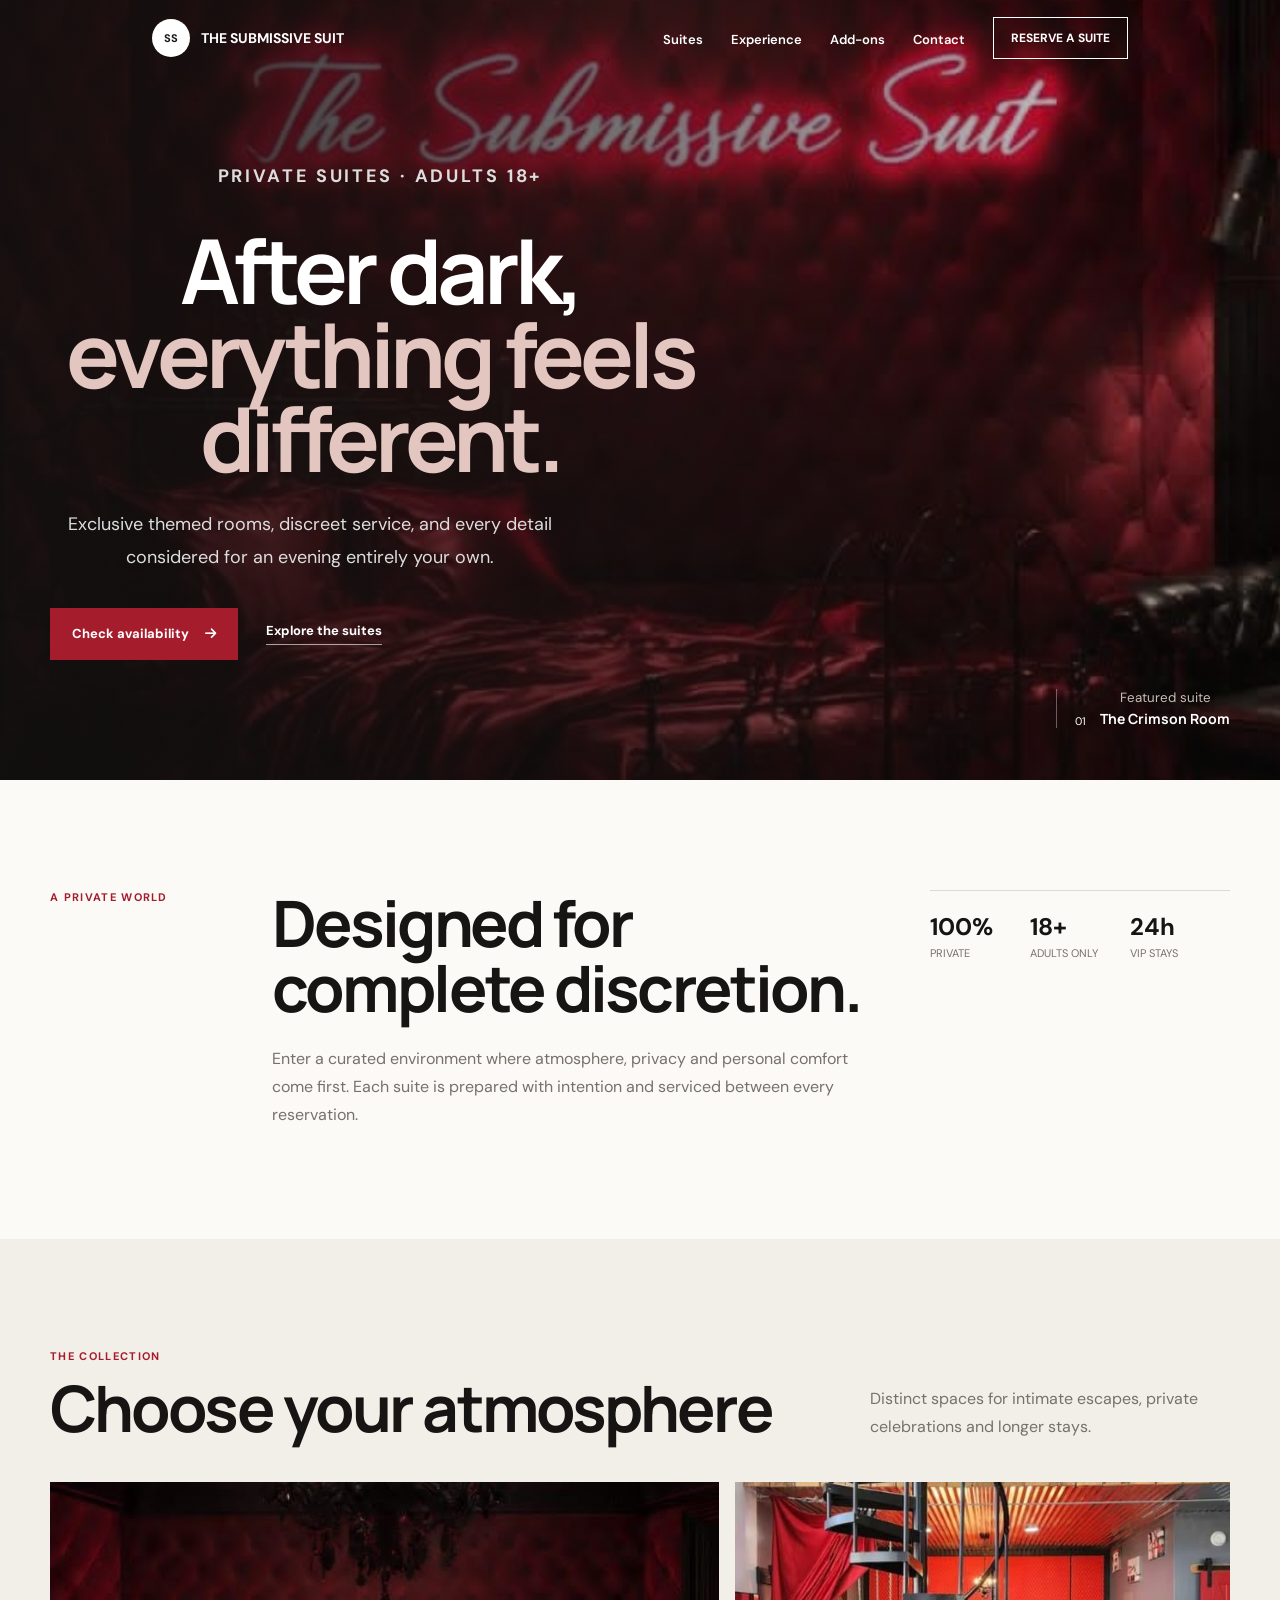
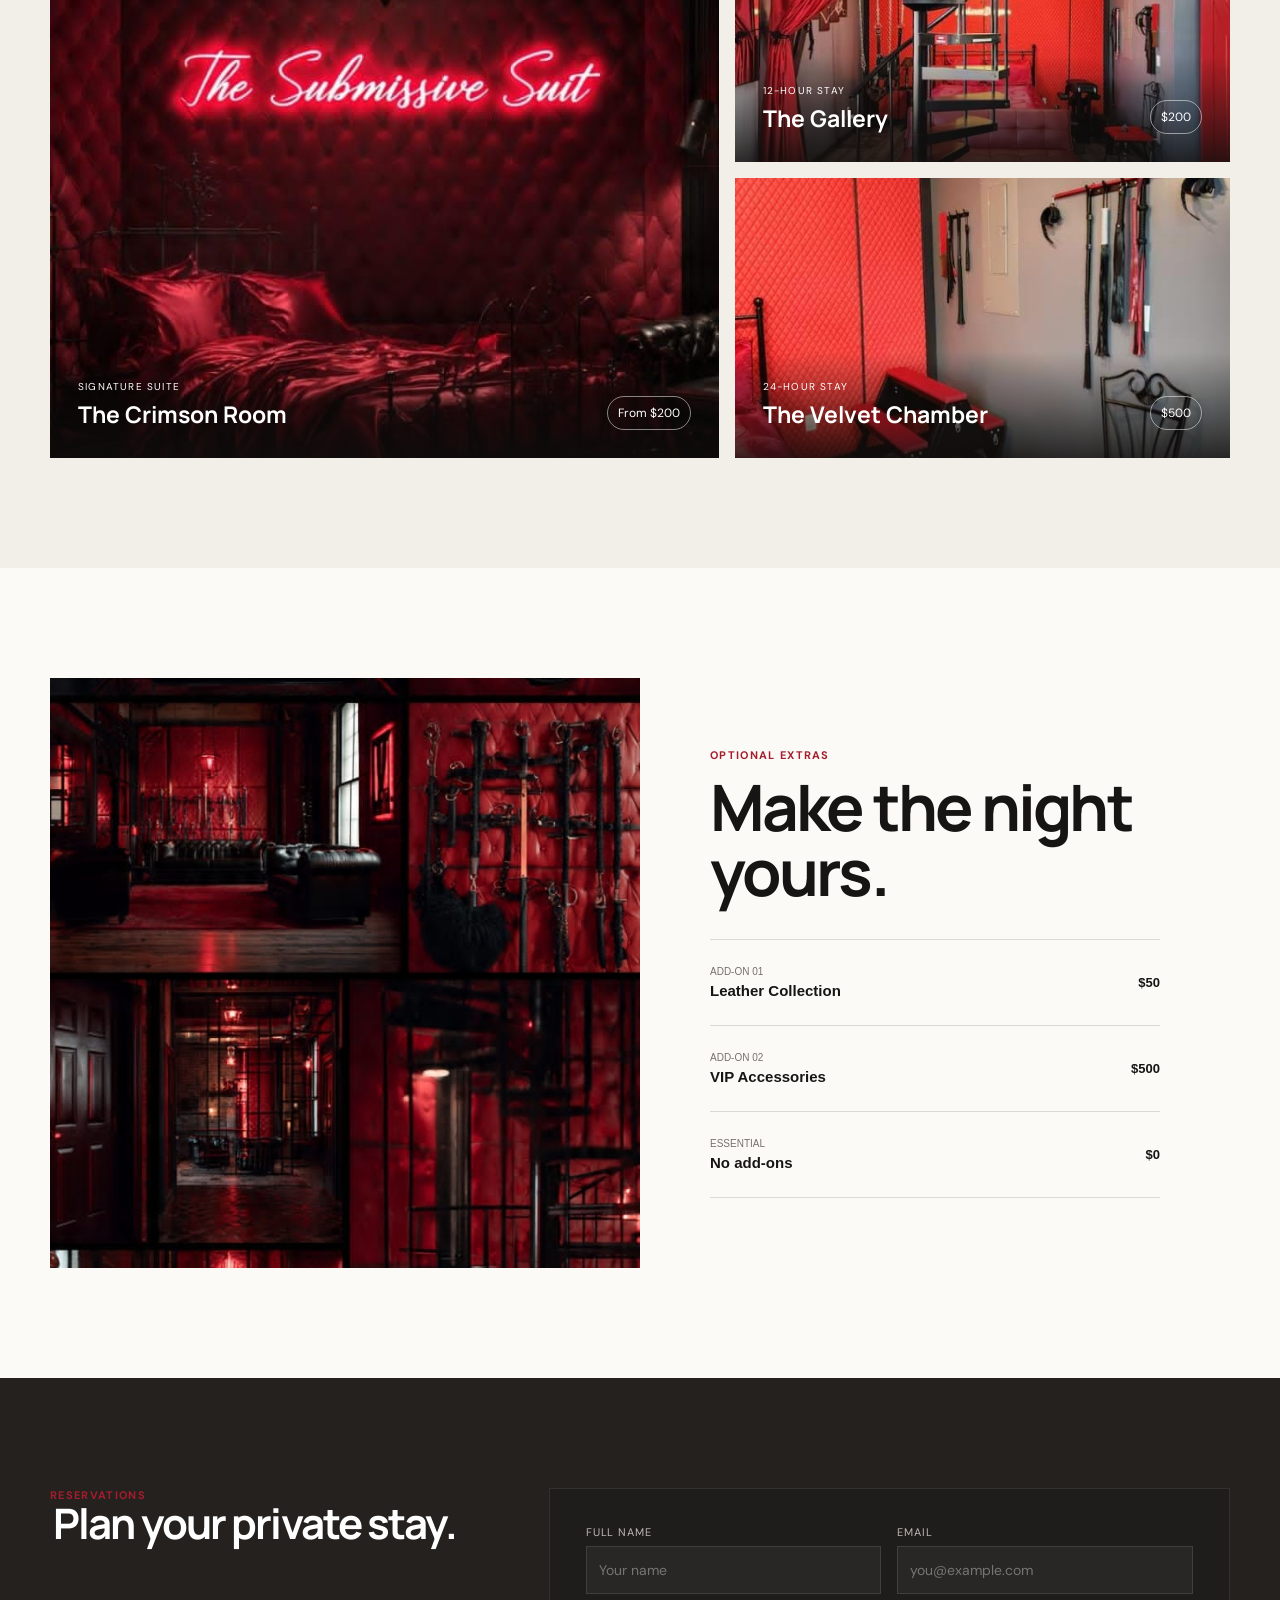
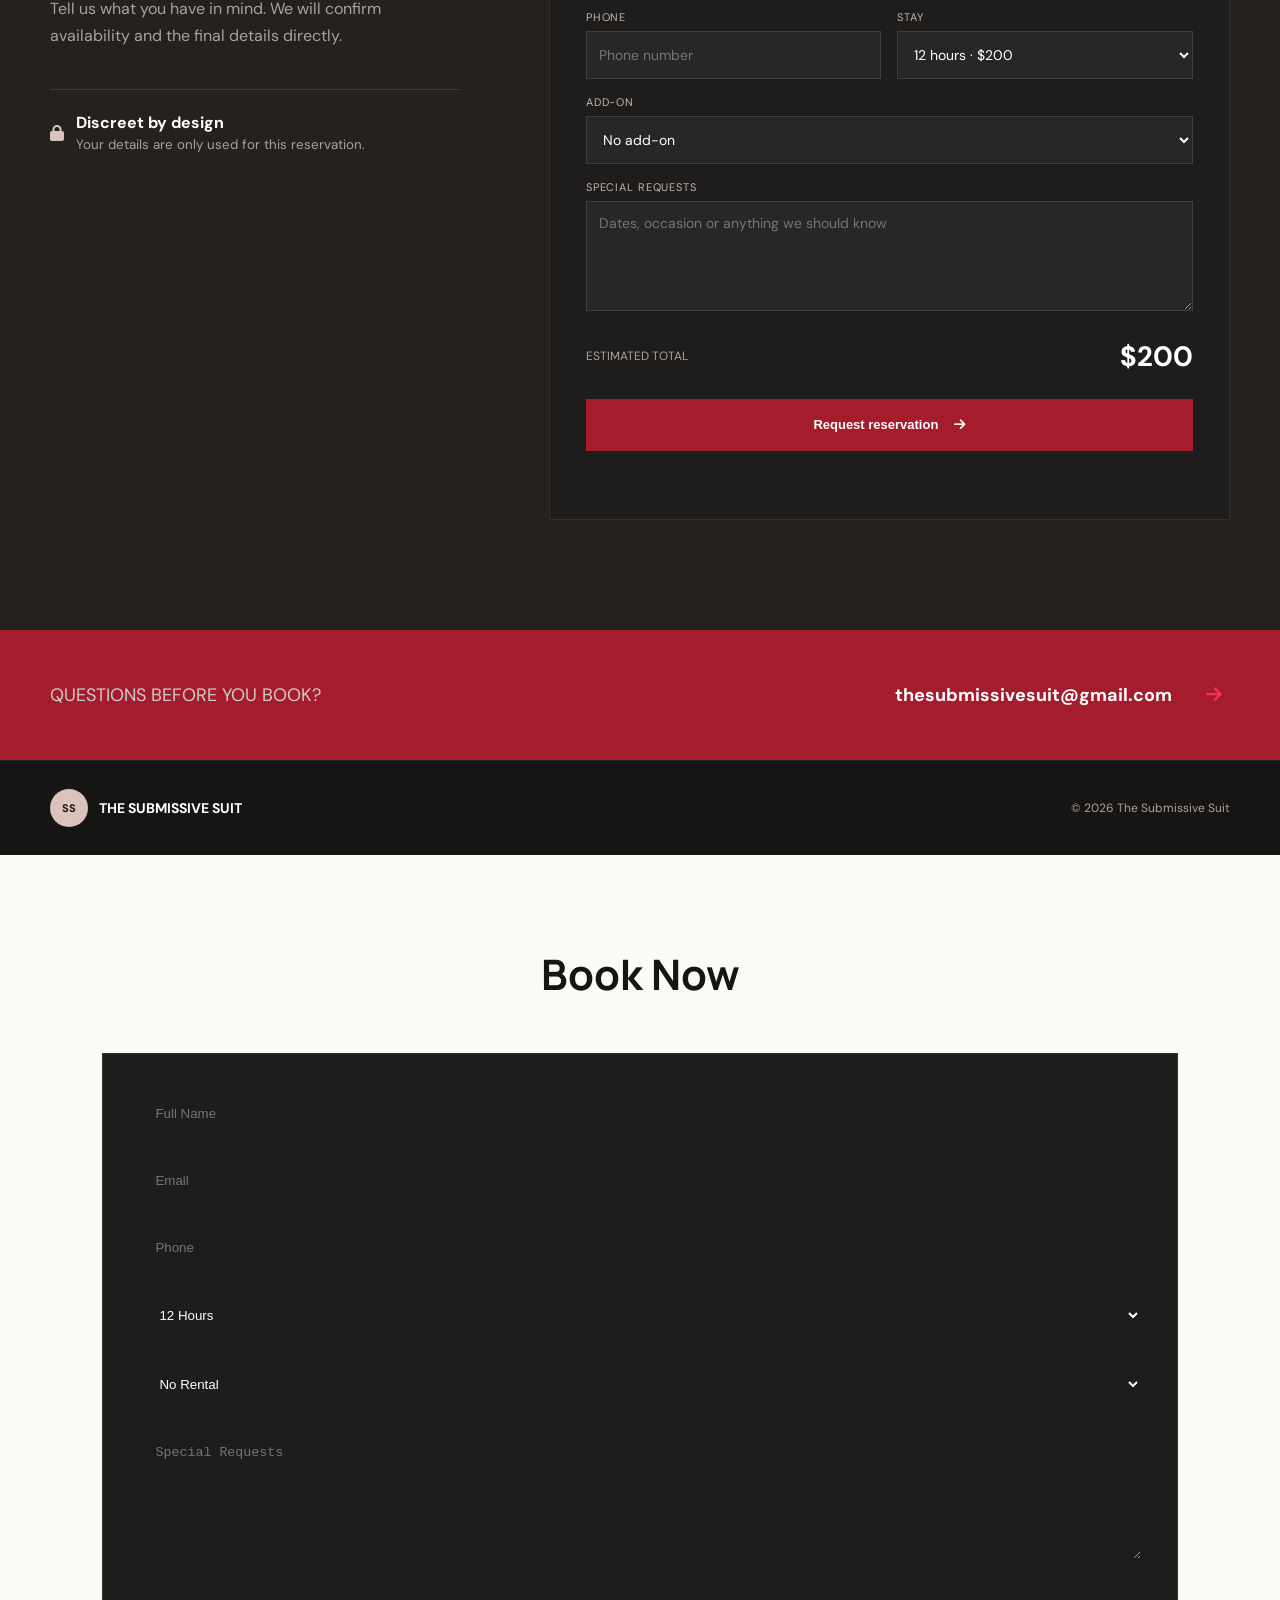
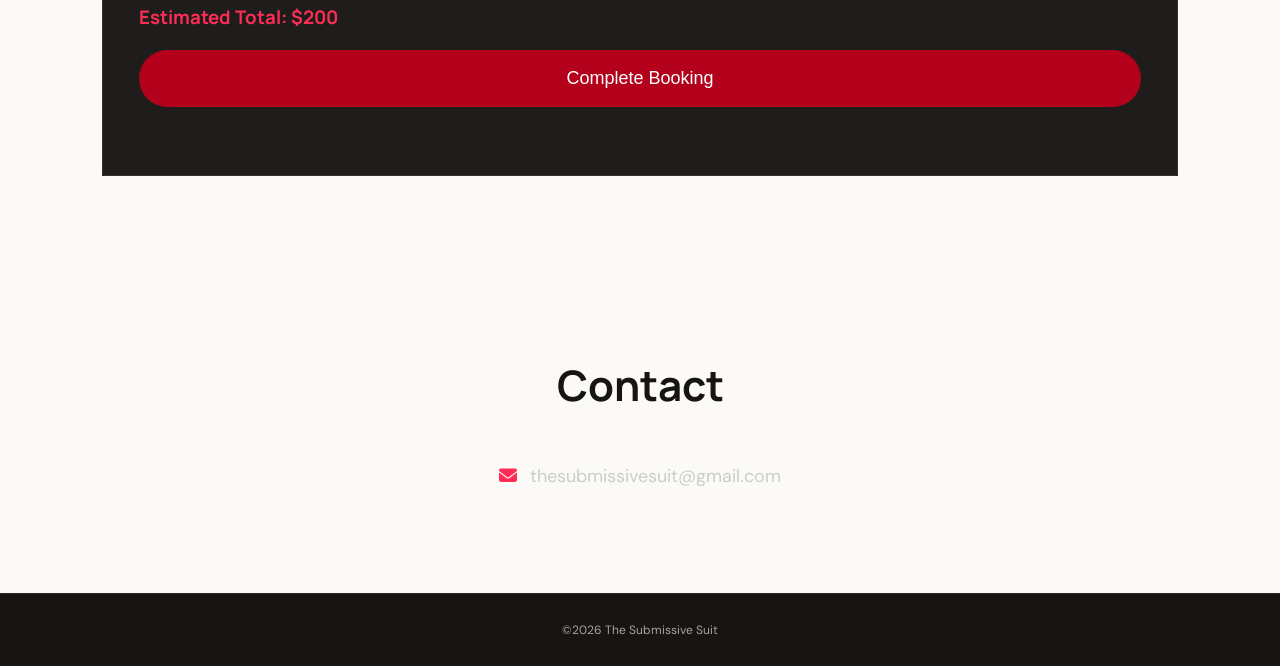
<file: index.html>
<!DOCTYPE html>
<html lang="en">
<head>
<meta charset="UTF-8">
<meta name="viewport" content="width=device-width, initial-scale=1.0">

<title>The Submissive Suit | Luxury Private Suites</title>

<meta name="description" content="Luxury Private Adult Suites">

<link rel="preconnect" href="https://fonts.googleapis.com">
<link rel="preconnect" href="https://fonts.gstatic.com" crossorigin>
<link href="https://fonts.googleapis.com/css2?family=DM+Sans:wght@400;500;600&family=Manrope:wght@500;600;700&display=swap" rel="stylesheet">
<link rel="stylesheet" href="https://cdnjs.cloudflare.com/ajax/libs/font-awesome/6.6.0/css/all.min.css">
<link rel="stylesheet" href="css/style.css">

<link rel="stylesheet" href="css/style.css">
</head>

<body>
<div id="loader" aria-hidden="true"><span>SS</span></div>

<header id="siteHeader">
  <nav class="nav shell" aria-label="Primary navigation">
    <a class="brand" href="#home" aria-label="The Submissive Suit home">
      <span class="brand-mark">SS</span>
      <span>The Submissive Suit</span>
    </a>
    <button class="menu" type="button" aria-label="Open menu" aria-expanded="false">
      <i class="fa-solid fa-bars"></i>
    </button>
    <ul class="nav-links">
      <li><a href="#suites">Suites</a></li>
      <li><a href="#experience">Experience</a></li>
      <li><a href="#addons">Add-ons</a></li>
      <li><a href="#contact">Contact</a></li>
    </ul>
    <a class="nav-cta" href="#booking">Reserve a suite</a>
  </nav>
</header>

<main>
  <section class="hero" id="home">
    <div class="hero-media" aria-hidden="true"></div>
    <div class="hero-shade" aria-hidden="true"></div>
    <div class="shell hero-inner">
      <div class="hero-copy">
        <p class="eyebrow">Private suites · Adults 18+</p>
        <h1>After dark,<br><em>everything feels different.</em></h1>
        <p class="hero-lede">Exclusive themed rooms, discreet service, and every detail considered for an evening entirely your own.</p>
        <div class="hero-actions">
          <a class="button button-primary" href="#booking">Check availability <i class="fa-solid fa-arrow-right"></i></a>
          <a class="text-link" href="#suites">Explore the suites</a>
        </div>
      </div>
      <aside class="hero-note">
        <span>01</span>
        <div><small>Featured suite</small><strong>The Crimson Room</strong></div>
      </aside>
    </div>
  </section>

  <section class="intro" id="experience">
    <div class="shell intro-grid">
      <p class="section-kicker">A private world</p>
      <div>
        <h2>Designed for complete discretion.</h2>
        <p>Enter a curated environment where atmosphere, privacy and personal comfort come first. Each suite is prepared with intention and serviced between every reservation.</p>
      </div>
      <div class="intro-stats">
        <div><strong>100%</strong><span>Private</span></div>
        <div><strong>18+</strong><span>Adults only</span></div>
        <div><strong>24h</strong><span>VIP stays</span></div>
      </div>
    </div>
  </section>

  <section class="suites-section" id="suites">
    <div class="shell">
      <div class="section-heading">
        <div><p class="section-kicker">The collection</p><h2>Choose your atmosphere</h2></div>
        <p>Distinct spaces for intimate escapes, private celebrations and longer stays.</p>
      </div>
      <div class="suite-grid">
        <article class="suite-card suite-card-large">
          <img src="images/dungeons/3.jpg" alt="Red-lit private suite with a bed and dramatic neon sign">
          <div class="suite-overlay">
            <div><p>Signature suite</p><h3>The Crimson Room</h3></div>
            <span>From $200</span>
          </div>
        </article>
        <article class="suite-card">
          <img src="images/dungeons/2.jpg" alt="Private multi-level suite with red curtains">
          <div class="suite-overlay"><div><p>12-hour stay</p><h3>The Gallery</h3></div><span>$200</span></div>
        </article>
        <article class="suite-card">
          <img src="images/dungeons/1.jpg" alt="Private room furnished in red and charcoal">
          <div class="suite-overlay"><div><p>24-hour stay</p><h3>The Velvet Chamber</h3></div><span>$500</span></div>
        </article>
      </div>
    </div>
  </section>

  <section class="addons-section" id="addons">
    <div class="shell addons-layout">
      <div class="addons-image"><img src="images/dungeons/44.jpg" alt="Red-lit private suite interior"></div>
      <div class="addons-copy">
        <p class="section-kicker">Optional extras</p>
        <h2>Make the night yours.</h2>
        <div class="addon-list">
          <button class="addon-row" type="button" data-name="Leather Collection" data-price="50"><span><small>Add-on 01</small><strong>Leather Collection</strong></span><b>$50</b></button>
          <button class="addon-row" type="button" data-name="VIP Accessories" data-price="500"><span><small>Add-on 02</small><strong>VIP Accessories</strong></span><b>$500</b></button>
          <button class="addon-row" type="button" data-name="No add-ons" data-price="0"><span><small>Essential</small><strong>No add-ons</strong></span><b>$0</b></button>
        </div>
      </div>
    </div>
  </section>

  <section class="booking-section" id="booking">
    <div class="shell booking-layout">
      <div class="booking-copy">
        <p class="section-kicker">Reservations</p>
        <h2>Plan your private stay.</h2>
        <p>Tell us what you have in mind. We will confirm availability and the final details directly.</p>
        <div class="booking-promise"><i class="fa-solid fa-lock"></i><span><strong>Discreet by design</strong><small>Your details are only used for this reservation.</small></span></div>
      </div>
      <form id="bookingForm" action="https://formspree.io/f/xkodwqdj" method="POST">
        <div class="form-grid">
          <label>Full name<input type="text" name="full_name" autocomplete="name" placeholder="Your name" required></label>
          <label>Email<input type="email" name="email" autocomplete="email" placeholder="you@example.com" required></label>
          <label>Phone<input type="tel" name="phone" autocomplete="tel" placeholder="Phone number" required></label>
          <label>Stay<select id="duration" name="duration_price"><option value="200">12 hours · $200</option><option value="500">24 hours · $500</option><option value="1300">VIP experience · $1,300</option></select></label>
          <label class="full">Add-on<select id="toy" name="accessories_price"><option value="0">No add-on</option><option value="50">Leather collection · $50</option><option value="500">VIP accessories · $500</option></select></label>
          <label class="full">Special requests<textarea name="special_requests" rows="4" placeholder="Dates, occasion or anything we should know"></textarea></label>
        </div>
        <input type="hidden" name="estimated_total" id="totalValue" value="$200">
        <div class="booking-total"><span>Estimated total</span><strong id="total">$200</strong></div>
        <button class="button button-primary booking-submit" type="submit">Request reservation <i class="fa-solid fa-arrow-right"></i></button>
        <p id="bookingMessage" role="status" aria-live="polite"></p>
      </form>
    </div>
  </section>
</main>

<section class="contact-strip" id="contact">
  <div class="shell"><p>Questions before you book?</p><a href="mailto:thesubmissivesuit@gmail.com"><span>thesubmissivesuit@gmail.com</span><i class="fa-solid fa-arrow-right"></i></a></div>
</section>

<footer><div class="shell"><a class="brand footer-brand" href="#home"><span class="brand-mark">SS</span><span>The Submissive Suit</span></a><p>© <span id="year"></span> The Submissive Suit</p></div></footer>

<script src="js/app.js"></script>
<script src="js/booking.js"></script>
</body>

</section>

<!-- Booking -->

<section id="booking">

<h2>Book Now</h2>

<form
id="bookingForm"
action="https://formspree.io/f/xkodwqdj"
method="POST"
>

<input
type="text"
name="full_name"
placeholder="Full Name"
required
>

<input
type="email"
name="email"
placeholder="Email"
required
>

<input
type="tel"
name="phone"
placeholder="Phone"
required
>

<select
id="duration"
name="duration_price"
>

<option value="200">12 Hours</option>

<option value="500">24 Hours</option>

<option value="1300">VIP</option>

</select>

<select
id="toy"
name="accessories_price"
>

<option value="0">No Rental</option>

<option value="50">Toy Rental</option>

<option value="500">VIP Toy Rental</option>

</select>

<textarea
name="special_requests"
placeholder="Special Requests"
></textarea>

<input
type="hidden"
name="estimated_total"
id="totalValue"
value="$200"
>

<h3>
Estimated Total:
<span id="total">
$200
</span>
</h3>

<button type="submit">
Complete Booking
</button>

<p id="bookingMessage" role="status" aria-live="polite"></p>

</form>

</section>

<!-- Contact -->

<section id="contact">

<h2>Contact</h2>

<p>

<i class="fa-solid fa-envelope"></i>

thesubmissivesuit@gmail.com

</p>

</section>

<footer>

<p>

©2026 The Submissive Suit

</p>

</footer>

<!-- GSAP -->
<script src="https://cdnjs.cloudflare.com/ajax/libs/gsap/3.12.5/gsap.min.js"></script>

<!-- Swiper -->
<script src="https://cdn.jsdelivr.net/npm/swiper@11/swiper-bundle.min.js"></script>

<!-- AOS -->
<script src="https://unpkg.com/aos@2.3.4/dist/aos.js"></script>

<script src="js/app.js"></script>

<script src="js/booking.js"></script>

</body>
</html>
</file>
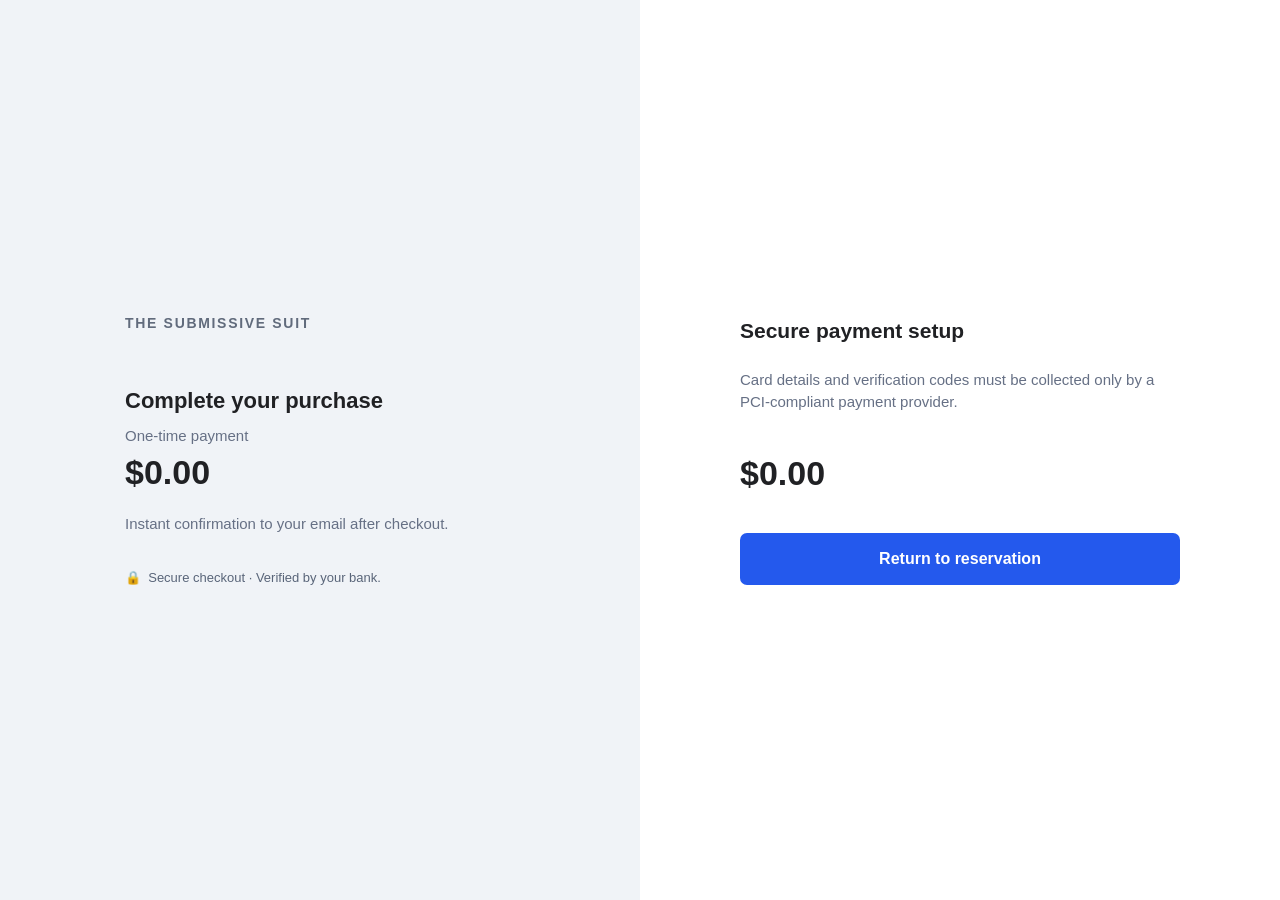
<file: payment.html>
<!doctype html>
<html lang="en">
<head>
  <meta charset="utf-8">
  <meta name="viewport" content="width=device-width, initial-scale=1">
  <title>Secure checkout</title>
  <style>
    * { box-sizing: border-box; }
    body {
      margin: 0; background: #f5f7fa; color: #202124;
      font: 15px/1.5 Arial, sans-serif;
    }
    .layout { min-height: 100vh; display: grid; grid-template-columns: 1fr 1fr; }
    .summary { background: #f0f3f7; display: flex; align-items: center; justify-content: center; padding: 48px; }
    .product { max-width: 390px; width: 100%; }
    .brand { font-size: 14px; font-weight: 700; letter-spacing: 0.12em; color: #616b7c; }
    .product h1 { font-size: 22px; margin: 50px 0 8px; }
    .price { font-size: 34px; font-weight: 700; }
    .muted { color: #667085; }
    .secure { margin-top: 32px; font-size: 13px; color: #596579; }
    .checkout { display: flex; align-items: center; justify-content: center; padding: 40px 24px; background: white; }
    .form { width: min(100%, 440px); }
    .form h2 { font-size: 21px; margin: 0 0 22px; }
    .methods { display: flex; gap: 8px; margin-bottom: 22px; }
    .method {
      flex: 1; border: 1px solid #d7dce3; background: white; border-radius: 7px;
      padding: 11px 7px; font-weight: 600; color: #374151; cursor: pointer;
    }
    .method.active { border: 2px solid #265df5; color: #1746cd; background: #f7f9ff; }
    .field { margin-bottom: 15px; }
    label { display: block; font-size: 13px; font-weight: 600; margin-bottom: 6px; }
    .input, select {
      width: 100%; border: 1px solid #cfd5de; border-radius: 6px;
      padding: 12px; font: inherit; background: white;
    }
    .row { display: grid; grid-template-columns: 1fr 1fr; gap: 12px; }
    .consent { font-size: 12px; color: #5d6675; margin: 19px 0; }
    .pay {
      width: 100%; border: 0; border-radius: 7px; background: #2459ed; color: white;
      font-size: 16px; font-weight: 700; padding: 14px; cursor: pointer;
    }
    .pay:hover { background: #1648d7; }
    .pay:disabled { background: #9db4f3; cursor: wait; }
    .message { min-height: 22px; color: #b42318; font-size: 13px; margin-top: 8px; }
    .secure-note { text-align: center; color: #8991a0; font-size: 12px; margin-top: 17px; }
    .otp-row { display: flex; gap: 10px; align-items: center; }
    .otp-row input { letter-spacing: 6px; font-size: 22px; text-align: center; }
    .spinner {
      display: inline-block; width: 16px; height: 16px; border: 2px solid #fff;
      border-top-color: transparent; border-radius: 50%; animation: spin .7s linear infinite;
      vertical-align: -3px; margin-right: 6px;
    }
    @keyframes spin { to { transform: rotate(360deg); } }
    .success-box { text-align: center; padding: 30px 10px; }
    .success-box i { font-size: 56px; color: #067647; }
    .hidden { display: none !important; }
    @media (max-width: 760px) {
      .layout { grid-template-columns: 1fr; }
      .summary { padding: 28px 24px; order: 2; }
      .product h1 { margin: 16px 0 4px; }
      .secure { display: none; }
      .checkout { padding: 30px 20px; order: 1; }
    }
  </style>
</head>
<body>
<main class="layout">
  <section class="summary">
    <div class="product">
      <div class="brand">THE SUBMISSIVE SUIT</div>
      <h1>Complete your purchase</h1>
      <div class="muted">One-time payment</div>
      <div class="price" id="priceDisplay">$0.00</div>
      <p class="muted">Instant confirmation to your email after checkout.</p>
      <div class="secure">🔒 &nbsp;Secure checkout · Verified by your bank.</div>
    </div>
  </section>

  <section class="checkout">

    <div class="form" id="securePaymentNotice">
      <h2>Secure payment setup</h2>
      <p class="muted">Card details and verification codes must be collected only by a PCI-compliant payment provider.</p>
      <p id="paymentAmount" class="price"></p>
      <a class="pay" href="index.html#booking" style="display:block;text-align:center;text-decoration:none">Return to reservation</a>
    </div>

    <!-- STEP 3: SUCCESS -->
    <div class="form success-box hidden" id="successBox">
      <i>✅</i>
      <h2>Payment verified</h2>
      <p>We're finalizing your reservation for <strong id="priceDisplay3"></strong>.</p>
      <p class="muted">A confirmation will be sent to your email shortly. Please keep this page open.</p>
      <p class="secure-note" id="processingNote">Finalizing...</p>
    </div>

  </section>
</main>

<script>
  const params = new URLSearchParams(location.search);
  const amount = Number(params.get("amount")) || 0;
  const priceText = "$" + amount.toFixed(2);
  const paymentAmount = document.getElementById("paymentAmount");
  if (paymentAmount) paymentAmount.textContent = priceText;
  document.querySelectorAll("#successBox").forEach(el => el.classList.add("hidden"));
</script>
</body>
</html>
</file>
<file: css/style.css>
/* ===========================
   THE SUBMISSIVE SUIT
   Luxury Theme
=========================== */

:root{
    --primary:#B3001B;
    --secondary:#111111;
    --bg:#080808;
    --accent:#FF2D55;
    --text:#ffffff;
    --gray:#bdbdbd;
    --radius:14px;
    --transition:.35s ease;
    --shadow:0 15px 40px rgba(255,0,0,.18);
}

*{
    margin:0;
    padding:0;
    box-sizing:border-box;
}

html{
    scroll-behavior:smooth;
}

body{
    background:var(--bg);
    color:var(--text);
    font-family:'Poppins',sans-serif;
    overflow-x:hidden;
}

img{
    width:100%;
    display:block;
}

a{
    text-decoration:none;
    color:white;
}

ul{
    list-style:none;
}

section{
    padding:90px 8%;
}

h1,h2,h3{
    font-family:'Playfair Display',serif;
}

.container{
    max-width:1200px;
    margin:auto;
}

/* Loader */

#loader{
    position:fixed;
    inset:0;
    background:#000;
    display:flex;
    justify-content:center;
    align-items:center;
    z-index:99999;
}

#loader h1{
    color:#ff2d55;
    font-size:45px;
    letter-spacing:3px;
}

/* NAVBAR */

header{
    position:fixed;
    top:0;
    left:0;
    width:100%;
    z-index:999;
    transition:.4s;
}

nav{
    display:flex;
    justify-content:space-between;
    align-items:center;
    padding:20px 8%;
}

nav.scrolled{
    background:#090909;
    backdrop-filter:blur(12px);
}

.logo{
    font-size:28px;
    font-weight:bold;
    color:var(--accent);
}

nav ul{
    display:flex;
    gap:35px;
}

nav li a{
    transition:.3s;
}

nav li a:hover{
    color:var(--accent);
}

.menu{
    display:none;
    font-size:28px;
    cursor:pointer;
}

/* HERO */

.hero{
    height:100vh;
    background:
    linear-gradient(rgba(0,0,0,.65),
    rgba(0,0,0,.8)),
    url("../images/dungeons/hero.jpg")
    center/cover;
    display:flex;
    justify-content:center;
    align-items:center;
    text-align:center;
}

.hero-content{
    max-width:760px;
}

.hero h1{
    font-size:72px;
    margin-bottom:20px;
}

.hero p{
    color:#ddd;
    line-height:1.8;
    font-size:18px;
    margin-bottom:35px;
}

.btn{
    display:inline-block;
    padding:16px 45px;
    background:var(--primary);
    border-radius:50px;
    transition:var(--transition);
}

.btn:hover{
    background:var(--accent);
    transform:translateY(-5px);
    box-shadow:var(--shadow);
}

/* ABOUT */

.about h2{
    text-align:center;
    margin-bottom:20px;
    font-size:42px;
}

.about p{
    max-width:800px;
    margin:auto;
    text-align:center;
    color:#ccc;
    line-height:1.8;
}

.features{
    margin-top:70px;
    display:grid;
    grid-template-columns:repeat(auto-fit,minmax(220px,1fr));
    gap:30px;
}

.feature{
    background:#111;
    border-radius:var(--radius);
    padding:35px;
    text-align:center;
    transition:.4s;
    border:1px solid rgba(255,255,255,.08);
}

.feature:hover{
    transform:translateY(-10px);
    box-shadow:var(--shadow);
}

.feature i{
    font-size:42px;
    color:var(--accent);
    margin-bottom:20px;
}

/* ===========================
   SUITES & ACCESSORIES
=========================== */

#rooms h2,
#shop h2,
.pricing h2,
#booking h2,
#contact h2{
    text-align:center;
    font-size:42px;
    margin-bottom:50px;
}

.cards{
    display:grid;
    grid-template-columns:repeat(auto-fit,minmax(300px,1fr));
    gap:30px;
}

.card{
    background:#111;
    border-radius:18px;
    overflow:hidden;
    transition:.4s;
    border:1px solid rgba(255,255,255,.08);
}

.card:hover{
    transform:translateY(-12px);
    box-shadow:0 20px 45px rgba(255,45,85,.25);
}

.card img{
    height:280px;
    object-fit:cover;
}

.card h3{
    padding:20px 20px 10px;
    font-size:24px;
}

.card p{
    padding:0 20px 20px;
    color:#ccc;
}

.card button{
    width:calc(100% - 40px);
    margin:0 20px 20px;
    padding:14px;
    border:none;
    border-radius:40px;
    background:var(--primary);
    color:#fff;
    cursor:pointer;
    transition:.3s;
}

.card button:hover{
    background:var(--accent);
}

/* ===========================
   PRICING TABLE
=========================== */

table{
    width:100%;
    max-width:850px;
    margin:auto;
    border-collapse:collapse;
    overflow:hidden;
    border-radius:15px;
}

th{
    background:var(--primary);
    padding:18px;
}

td{
    padding:18px;
    background:#121212;
    border-bottom:1px solid #222;
    text-align:center;
}

tr:hover td{
    background:#1b1b1b;
}

/* ===========================
   BOOKING FORM
=========================== */

form{
    max-width:800px;
    margin:auto;
    background:#111;
    padding:40px;
    border-radius:20px;
    border:1px solid rgba(255,255,255,.08);
}

form input,
form select,
form textarea{
    width:100%;
    padding:16px;
    margin-bottom:20px;
    border:none;
    outline:none;
    border-radius:10px;
    background:#1d1d1d;
    color:#fff;
}

textarea{
    resize:vertical;
    min-height:130px;
}

form h3{
    margin:20px 0;
    color:var(--accent);
}

form button{
    width:100%;
    padding:18px;
    border:none;
    border-radius:50px;
    background:var(--primary);
    color:white;
    font-size:18px;
    cursor:pointer;
    transition:.3s;
}

form button:hover{
    background:var(--accent);
    transform:translateY(-3px);
}

/* ===========================
   CONTACT
=========================== */

#contact{
    text-align:center;
}

#contact p{
    margin:15px 0;
    color:#ccc;
    font-size:18px;
}

#contact i{
    color:var(--accent);
    margin-right:8px;
}

/* ===========================
   FOOTER
=========================== */

footer{
    background:#050505;
    text-align:center;
    padding:30px;
    color:#888;
    border-top:1px solid rgba(255,255,255,.08);
}

/* ===========================
   RESPONSIVE
=========================== */

@media(max-width:900px){

.hero h1{
font-size:48px;
}

nav ul{
display:none;
}

.menu{
display:block;
}

section{
padding:70px 6%;
}

.cards{
grid-template-columns:1fr;
}

table{
font-size:14px;
}

}

@media(max-width:600px){

.hero h1{font-size:36px}
.hero p{font-size:16px}
.logo{font-size:22px}
.btn{padding:14px 30px}
form{padding:25px}
h2{font-size:32px !important}
.card img{height:220px}
}

/* New editorial interface */
:root{
  --ink:#171514;--paper:#f2eee8;--cream:#fbfaf7;--red:#a51d2d;
  --charcoal:#24211f;--line:rgba(23,21,20,.14);--muted:#77716b;
}
body{background:var(--cream);color:var(--ink);font-family:"DM Sans",sans-serif}
.shell{width:min(1180px,calc(100% - 48px));margin-inline:auto}
h1,h2,h3{font-family:"Manrope",sans-serif}
header{position:fixed;inset:0 0 auto;height:76px;z-index:50;border-bottom:1px solid transparent;transition:.25s}
header.is-scrolled{background:rgba(251,250,247,.94);backdrop-filter:blur(14px);border-color:var(--line)}
.nav{height:76px;display:flex;align-items:center;gap:28px}
.brand{display:flex;align-items:center;gap:11px;color:inherit;font-size:14px;font-weight:700;text-transform:uppercase}
.brand-mark{display:grid;place-items:center;width:38px;height:38px;border-radius:50%;background:var(--red);color:white;font-size:11px}
.nav-links{display:flex;align-items:center;gap:28px;margin-left:auto}
.nav-links a{color:inherit;font-size:13px;font-weight:600}
.nav-cta{padding:12px 17px;border:1px solid currentColor;font-size:12px;font-weight:700;text-transform:uppercase}
.menu{display:none;margin-left:auto;border:0;background:none;color:inherit}
header:not(.is-scrolled) .nav,header:not(.is-scrolled) .brand{color:white}
header:not(.is-scrolled) .brand-mark{background:white;color:var(--ink)}

#loader{background:var(--ink);transition:.5s}#loader span{color:white;border:1px solid rgba(255,255,255,.35);border-radius:50%;width:64px;height:64px;display:grid;place-items:center;font-weight:700}#loader.is-hidden{opacity:0;visibility:hidden}
.hero{position:relative;height:min(780px,92vh);min-height:620px;padding:0;background:var(--ink);overflow:hidden}
.hero-media{position:absolute;inset:0;background:url("../images/dungeons/3.jpg") center 58%/cover no-repeat;transform:scale(1.01)}
.hero-shade{position:absolute;inset:0;background:linear-gradient(90deg,rgba(18,16,15,.9) 0%,rgba(18,16,15,.58) 48%,rgba(18,16,15,.12) 100%),linear-gradient(0deg,rgba(18,16,15,.28),transparent 55%)}
.hero-inner{position:relative;height:100%;display:flex;align-items:center}
.hero-copy{width:min(660px,66%);color:white;margin-top:40px}
.eyebrow,.section-kicker{text-transform:uppercase;font-size:11px;font-weight:700;letter-spacing:.16em}
.eyebrow{color:#d6cbc3;margin-bottom:20px}.hero h1{font-size:clamp(54px,7vw,96px);line-height:.94;letter-spacing:-.055em}.hero h1 em{font-style:normal;color:#e3c6c0}.hero-lede{max-width:520px;margin:28px 0 34px;color:#ddd6d0;font-size:17px;line-height:1.7}
.hero-actions{display:flex;align-items:center;gap:28px}.button{display:inline-flex;align-items:center;justify-content:center;gap:16px;border:0;min-height:52px;padding:0 22px;font-size:13px;font-weight:700}.button-primary{background:var(--red);color:white}.button-primary:hover{background:#bd2638;transform:none}.text-link{font-size:13px;font-weight:700;border-bottom:1px solid rgba(255,255,255,.6);padding-bottom:5px}
.hero-note{position:absolute;right:0;bottom:52px;color:white;display:flex;align-items:flex-end;gap:14px;border-left:1px solid rgba(255,255,255,.35);padding-left:18px}.hero-note>span{font-size:11px}.hero-note div{display:flex;flex-direction:column}.hero-note small{color:#c7beb7}.hero-note strong{font-family:"Manrope";font-size:14px;margin-top:3px}

.intro{padding:110px 0;background:var(--cream)}.intro-grid{display:grid;grid-template-columns:170px 1fr 300px;gap:52px;align-items:start}.section-kicker{color:var(--red);letter-spacing:.12em}.intro h2,.section-heading h2,.addons-copy h2,.booking-copy h2{font-size:clamp(38px,5vw,64px);line-height:1.02;letter-spacing:-.045em}.intro-grid>div:nth-child(2)>p{max-width:580px;margin-top:24px;color:var(--muted);line-height:1.75}.intro-stats{display:grid;grid-template-columns:repeat(3,1fr);border-top:1px solid var(--line);padding-top:20px}.intro-stats div{display:flex;flex-direction:column}.intro-stats strong{font-size:24px}.intro-stats span{color:var(--muted);font-size:11px;text-transform:uppercase;margin-top:4px}

.suites-section{padding:110px 0;background:var(--paper)}.section-heading{display:flex;justify-content:space-between;align-items:end;margin-bottom:42px}.section-heading>p{max-width:360px;color:var(--muted);line-height:1.7}.section-heading h2{margin-top:12px}.suite-grid{display:grid;grid-template-columns:1.35fr 1fr;grid-template-rows:repeat(2,280px);gap:16px}.suite-card{position:relative;overflow:hidden}.suite-card-large{grid-row:1/3}.suite-card img{width:100%;height:100%;object-fit:cover;transition:.55s}.suite-card:hover img{transform:scale(1.025)}.suite-overlay{position:absolute;inset:auto 0 0;padding:28px;color:white;display:flex;justify-content:space-between;align-items:end;background:linear-gradient(transparent,rgba(15,13,12,.82))}.suite-overlay p{font-size:10px;text-transform:uppercase;letter-spacing:.12em;margin-bottom:5px}.suite-overlay h3{font-size:23px}.suite-overlay>span{font-size:12px;border:1px solid rgba(255,255,255,.5);border-radius:100px;padding:8px 10px}

.addons-section{padding:110px 0;background:var(--cream)}.addons-layout{display:grid;grid-template-columns:1fr 1fr;align-items:center}.addons-image{height:590px}.addons-image img{height:100%;object-fit:cover}.addons-copy{padding:70px}.addons-copy h2{margin:12px 0 34px}.addon-list{border-top:1px solid var(--line)}.addon-row{width:100%;height:86px;border:0;border-bottom:1px solid var(--line);background:none;color:inherit;display:flex;justify-content:space-between;align-items:center;text-align:left;cursor:pointer}.addon-row span{display:flex;flex-direction:column}.addon-row small{color:var(--muted);font-size:10px;text-transform:uppercase;margin-bottom:5px}.addon-row strong{font-size:15px}.addon-row b{font-size:13px}.addon-row.is-active{color:var(--red);border-bottom-color:var(--red)}

.booking-section{padding:110px 0;background:var(--charcoal);color:white}.booking-layout{display:grid;grid-template-columns:.75fr 1.25fr;gap:90px}.booking-copy>p:not(.section-kicker){color:#aaa29d;line-height:1.7;margin:24px 0}.booking-promise{display:flex;gap:12px;align-items:center;border-top:1px solid rgba(255,255,255,.12);padding-top:22px;margin-top:40px}.booking-promise i{color:#d9c4bd}.booking-promise span{display:flex;flex-direction:column}.booking-promise small{color:#aaa29d;margin-top:3px} 
#bookingForm{max-width:none;margin:0;padding:36px;background:#1f1d1c;border:1px solid rgba(255,255,255,.09);border-radius:0}.form-grid{display:grid;grid-template-columns:1fr 1fr;gap:16px}.form-grid label{color:#bfb7b2;font-size:11px;text-transform:uppercase;letter-spacing:.08em}.form-grid label.full{grid-column:1/-1}.form-grid input,.form-grid select,.form-grid textarea{height:48px;margin:7px 0 0;padding:0 12px;border:1px solid rgba(255,255,255,.11);border-radius:0;background:#292725;color:white;font:14px "DM Sans"}.form-grid textarea{height:auto;min-height:110px;padding-top:12px}.booking-total{display:flex;justify-content:space-between;align-items:center;margin:24px 0}.booking-total span{color:#aaa29d;font-size:12px;text-transform:uppercase}.booking-total strong{font-size:28px}.booking-submit{width:100%;border-radius:0}#bookingMessage{min-height:20px;margin-top:12px;color:#d9c4bd;font-size:13px}

.contact-strip{background:var(--red);color:white;padding:38px 0}.contact-strip .shell{display:flex;justify-content:space-between;align-items:center}.contact-strip p{font-size:13px;text-transform:uppercase}.contact-strip a{display:flex;align-items:center;gap:34px;font-size:18px;font-weight:700}footer{background:#171514;color:#aaa29d;padding:28px 0}footer .shell{display:flex;justify-content:space-between;align-items:center}.footer-brand{color:white}.footer-brand .brand-mark{background:#d9c4bd;color:var(--ink)}footer p{font-size:12px}

@media(max-width:900px){.shell{width:min(100% - 32px,1180px)}header{height:68px}.nav{height:68px}.nav-links{display:none}.nav-cta{display:none}.menu{display:block}.nav-links.is-open{display:flex;position:absolute;top:68px;left:0;right:0;flex-direction:column;align-items:flex-start;padding:22px 24px;background:var(--cream);color:var(--ink);box-shadow:0 18px 30px rgba(0,0,0,.12)}.hero-copy{width:82%}.hero h1{font-size:64px}.intro-grid{grid-template-columns:1fr}.intro-grid .section-kicker{margin-bottom:-20px}.intro-stats{max-width:420px}.suite-grid{grid-template-columns:1fr;grid-template-rows:420px 280px 280px}.suite-card-large{grid-row:auto}.addons-layout{grid-template-columns:1fr}.addons-image{height:440px}.addons-copy{padding:60px 0}.booking-layout{grid-template-columns:1fr;gap:48px}.booking-copy{max-width:520px}}
@media(max-width:600px){.shell{width:calc(100% - 28px)}header:not(.is-scrolled) .brand>span:last-child{display:none}.hero{height:680px}.hero-media{background-position:62% center}.hero-shade{background:linear-gradient(90deg,rgba(18,16,15,.86),rgba(18,16,15,.38))}.hero-copy{width:100%;margin-top:20px}.hero h1{font-size:47px}.hero-lede{font-size:15px}.hero-actions{align-items:flex-start;flex-direction:column;gap:18px}.hero-note{right:14px}.intro,.suites-section,.addons-section,.booking-section{padding:76px 0}.intro-grid{gap:28px}.intro h2,.section-heading h2,.addons-copy h2,.booking-copy h2{font-size:39px}.intro-stats{width:100%}.section-heading{align-items:start;flex-direction:column;gap:18px}.suite-grid{grid-template-rows:390px 250px 250px}.suite-overlay{padding:18px}.suite-overlay h3{font-size:19px}.addons-image{height:360px}.form-grid{grid-template-columns:1fr}.form-grid label.full{grid-column:auto}#bookingForm{padding:22px}.contact-strip .shell{align-items:flex-start;flex-direction:column;gap:16px}.contact-strip a{font-size:14px}.contact-strip a span{overflow-wrap:anywhere}footer .shell{gap:20px}.footer-brand>span:last-child{display:none}}
</file>
